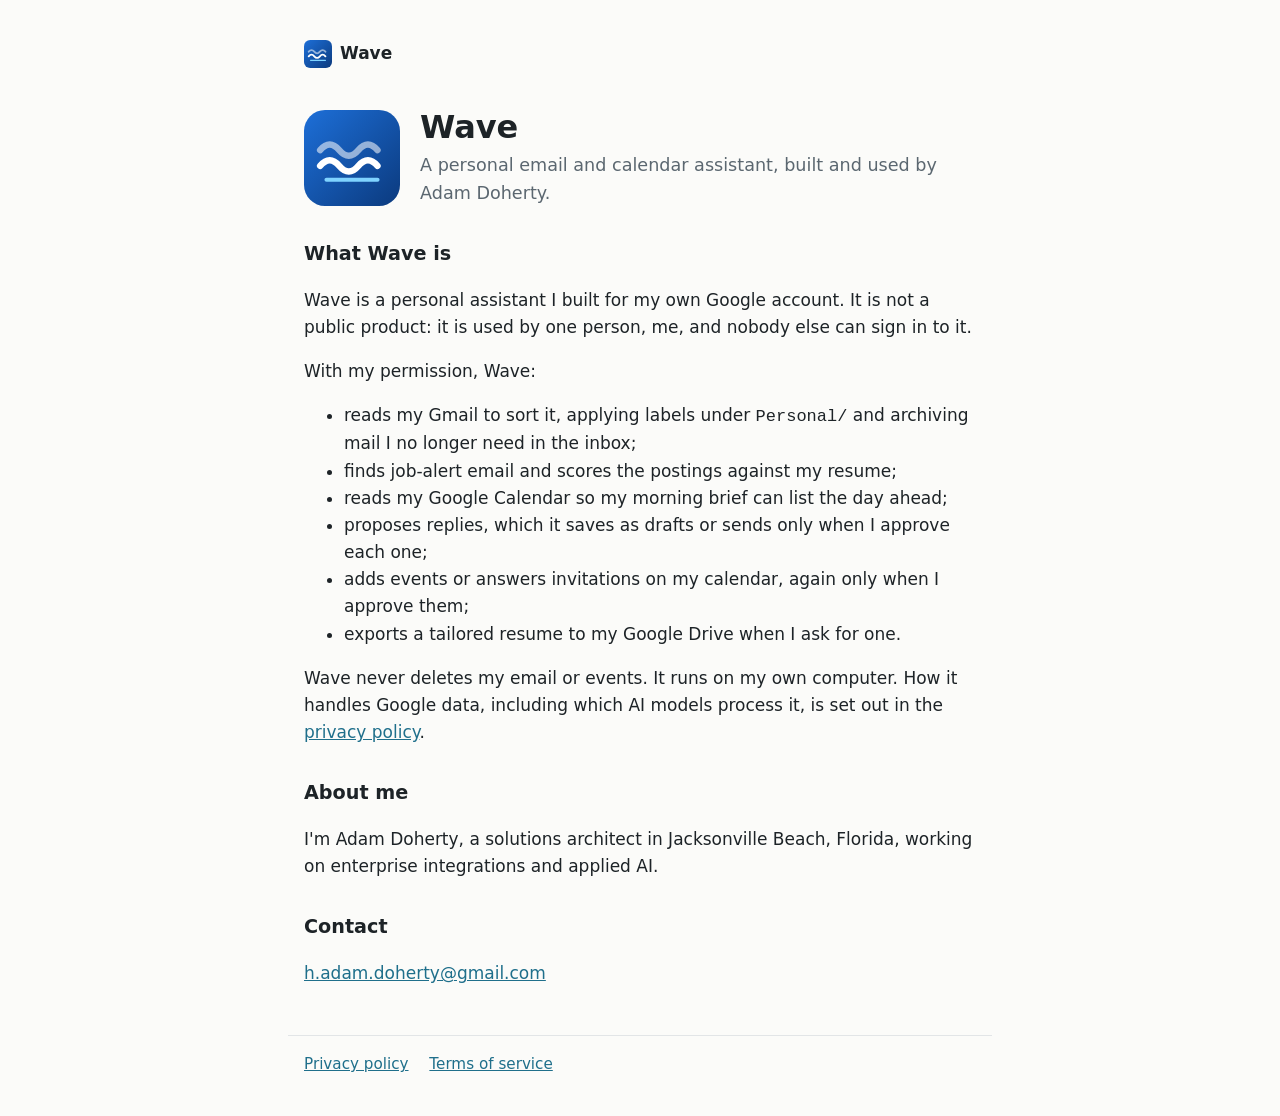
<file: index.html>
<!doctype html>
<html lang="en">
<head>
  <meta charset="utf-8">
  <meta name="viewport" content="width=device-width, initial-scale=1">
  <title>Wave, a personal assistant by Adam Doherty</title>
  <meta name="description" content="Wave is Adam Doherty's personal email and calendar assistant for his own Google account.">
  <link rel="icon" type="image/png" href="/favicon.png">
  <link rel="stylesheet" href="/style.css">
</head>
<body>
  <header><a class="home" href="/"><img src="/img/wave-logo.svg" alt="" width="28" height="28">Wave</a></header>
  <main>
    <div class="brand">
      <img src="/img/wave-logo.svg" alt="Wave logo" width="96" height="96">
      <div>
        <h1>Wave</h1>
        <p class="lede">A personal email and calendar assistant, built and used by Adam Doherty.</p>
      </div>
    </div>

    <h2>What Wave is</h2>
    <p>Wave is a personal assistant I built for my own Google account. It is not a public product: it is used by one person, me, and nobody else can sign in to it.</p>
    <p>With my permission, Wave:</p>
    <ul>
      <li>reads my Gmail to sort it, applying labels under <code>Personal/</code> and archiving mail I no longer need in the inbox;</li>
      <li>finds job-alert email and scores the postings against my resume;</li>
      <li>reads my Google Calendar so my morning brief can list the day ahead;</li>
      <li>proposes replies, which it saves as drafts or sends only when I approve each one;</li>
      <li>adds events or answers invitations on my calendar, again only when I approve them;</li>
      <li>exports a tailored resume to my Google Drive when I ask for one.</li>
    </ul>
    <p>Wave never deletes my email or events. It runs on my own computer. How it handles Google data, including which AI models process it, is set out in the <a href="/privacy.html">privacy policy</a>.</p>

    <h2>About me</h2>
    <p>I'm Adam Doherty, a solutions architect in Jacksonville Beach, Florida, working on enterprise integrations and applied AI.</p>

    <h2>Contact</h2>
    <p><a href="mailto:h.adam.doherty@gmail.com">h.adam.doherty@gmail.com</a></p>
  </main>
  <footer>
    <a href="/privacy.html">Privacy policy</a>
    <a href="/terms.html">Terms of service</a>
  </footer>
</body>
</html>
</file>
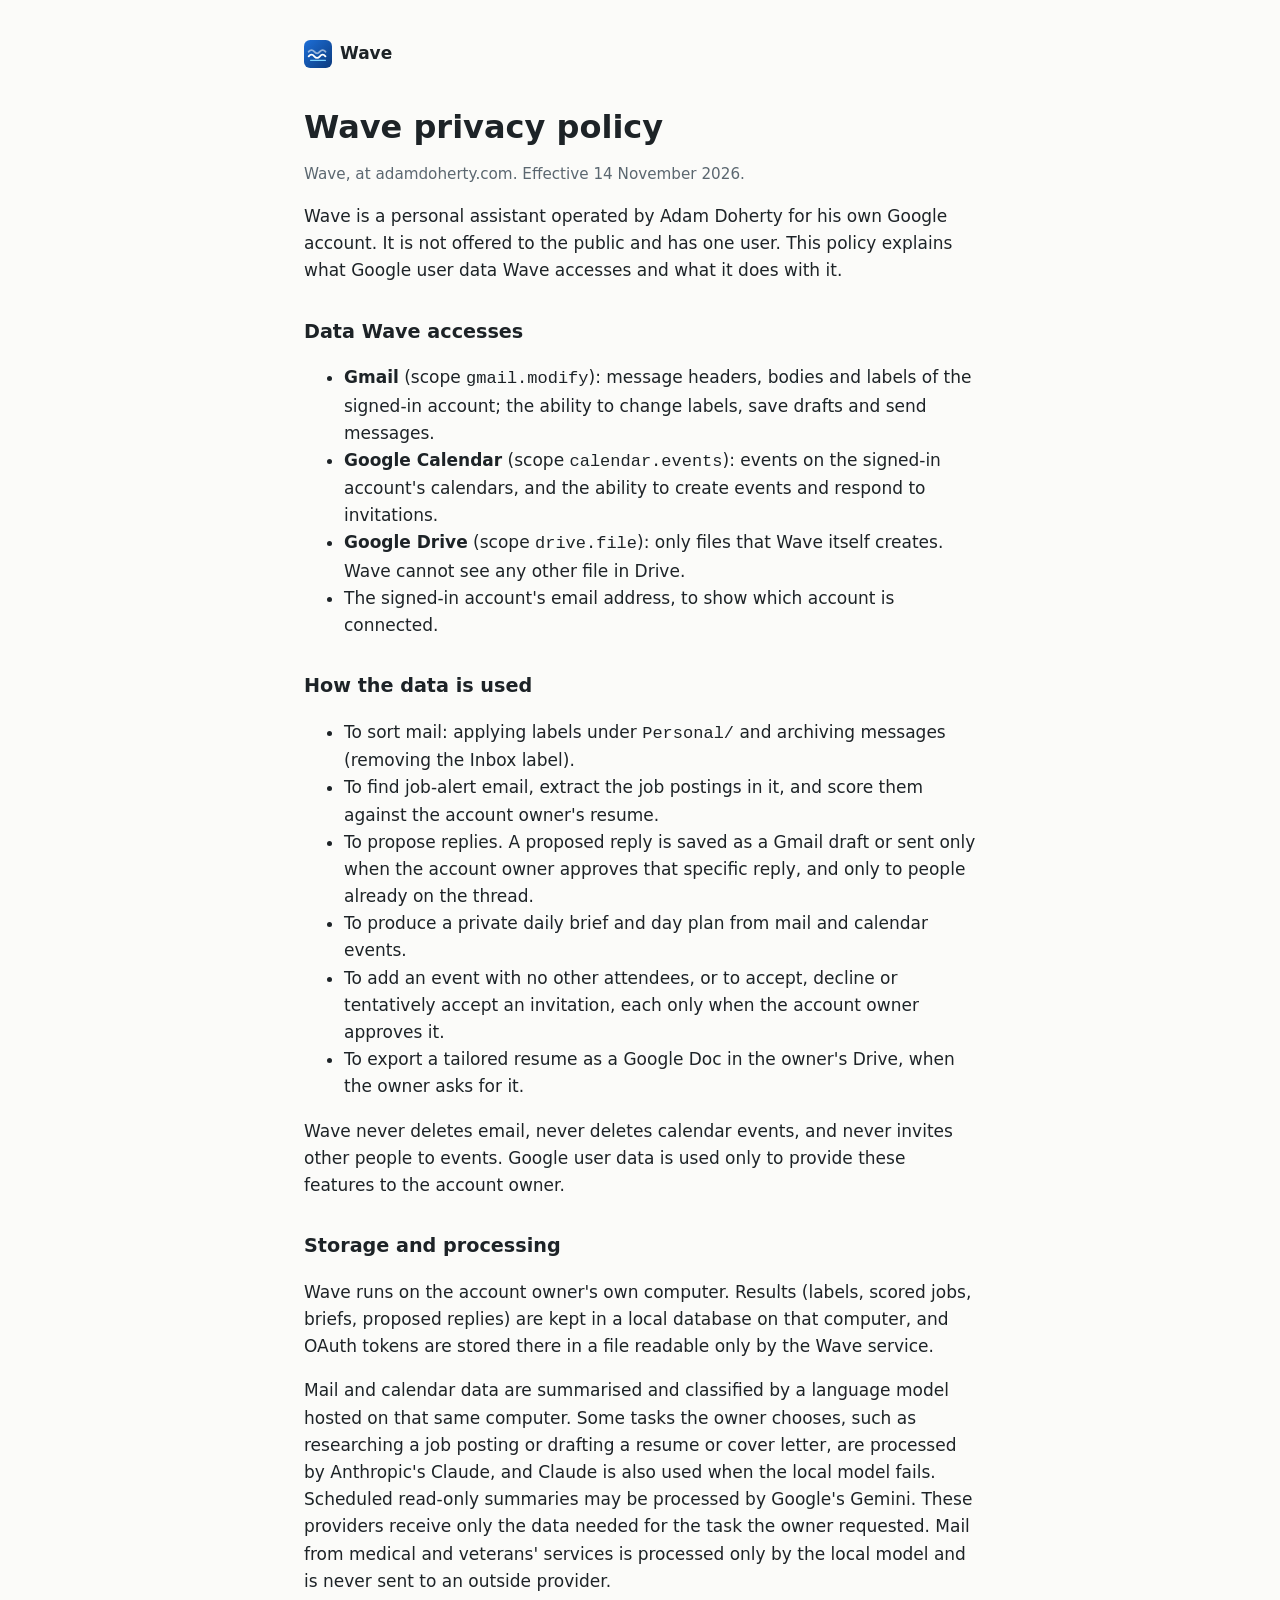
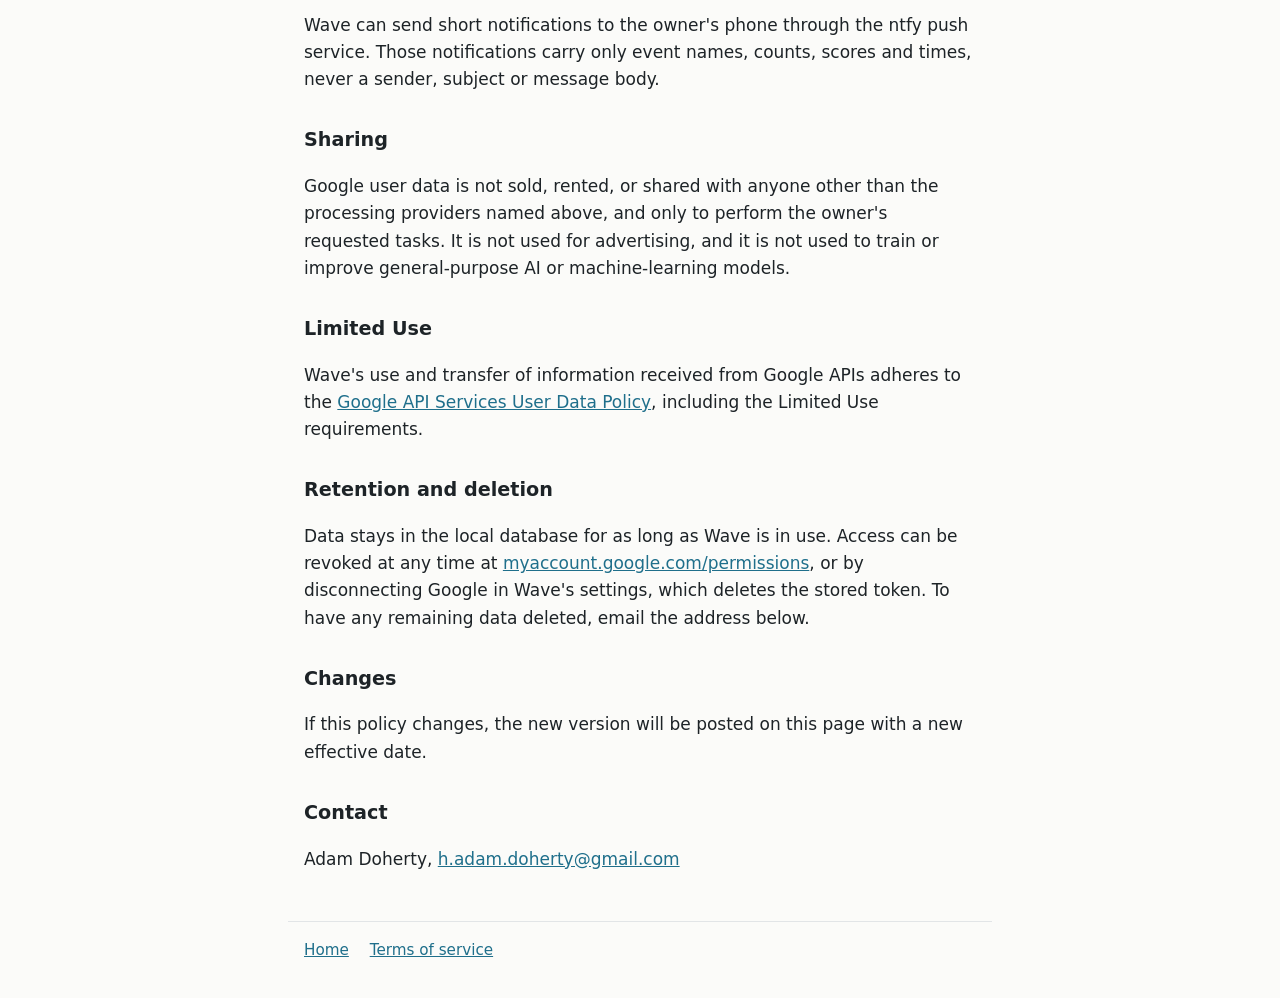
<file: privacy.html>
<!doctype html>
<html lang="en">
<head>
  <meta charset="utf-8">
  <meta name="viewport" content="width=device-width, initial-scale=1">
  <title>Wave Privacy Policy</title>
  <meta name="description" content="How Wave, Adam Doherty's personal assistant, accesses, uses, stores and shares Google user data.">
  <link rel="icon" type="image/png" href="/favicon.png">
  <link rel="stylesheet" href="/style.css">
</head>
<body>
  <header><a class="home" href="/"><img src="/img/wave-logo.svg" alt="" width="28" height="28">Wave</a></header>
  <main>
    <h1>Wave privacy policy</h1>
    <p class="meta">Wave, at adamdoherty.com. Effective 14 November 2026.</p>

    <p>Wave is a personal assistant operated by Adam Doherty for his own Google account. It is not offered to the public and has one user. This policy explains what Google user data Wave accesses and what it does with it.</p>

    <h2>Data Wave accesses</h2>
    <ul>
      <li><strong>Gmail</strong> (scope <code>gmail.modify</code>): message headers, bodies and labels of the signed-in account; the ability to change labels, save drafts and send messages.</li>
      <li><strong>Google Calendar</strong> (scope <code>calendar.events</code>): events on the signed-in account's calendars, and the ability to create events and respond to invitations.</li>
      <li><strong>Google Drive</strong> (scope <code>drive.file</code>): only files that Wave itself creates. Wave cannot see any other file in Drive.</li>
      <li>The signed-in account's email address, to show which account is connected.</li>
    </ul>

    <h2>How the data is used</h2>
    <ul>
      <li>To sort mail: applying labels under <code>Personal/</code> and archiving messages (removing the Inbox label).</li>
      <li>To find job-alert email, extract the job postings in it, and score them against the account owner's resume.</li>
      <li>To propose replies. A proposed reply is saved as a Gmail draft or sent only when the account owner approves that specific reply, and only to people already on the thread.</li>
      <li>To produce a private daily brief and day plan from mail and calendar events.</li>
      <li>To add an event with no other attendees, or to accept, decline or tentatively accept an invitation, each only when the account owner approves it.</li>
      <li>To export a tailored resume as a Google Doc in the owner's Drive, when the owner asks for it.</li>
    </ul>
    <p>Wave never deletes email, never deletes calendar events, and never invites other people to events. Google user data is used only to provide these features to the account owner.</p>

    <h2>Storage and processing</h2>
    <p>Wave runs on the account owner's own computer. Results (labels, scored jobs, briefs, proposed replies) are kept in a local database on that computer, and OAuth tokens are stored there in a file readable only by the Wave service.</p>
    <p>Mail and calendar data are summarised and classified by a language model hosted on that same computer. Some tasks the owner chooses, such as researching a job posting or drafting a resume or cover letter, are processed by Anthropic's Claude, and Claude is also used when the local model fails. Scheduled read-only summaries may be processed by Google's Gemini. These providers receive only the data needed for the task the owner requested. Mail from medical and veterans' services is processed only by the local model and is never sent to an outside provider.</p>
    <p>Wave can send short notifications to the owner's phone through the ntfy push service. Those notifications carry only event names, counts, scores and times, never a sender, subject or message body.</p>

    <h2>Sharing</h2>
    <p>Google user data is not sold, rented, or shared with anyone other than the processing providers named above, and only to perform the owner's requested tasks. It is not used for advertising, and it is not used to train or improve general-purpose AI or machine-learning models.</p>

    <h2>Limited Use</h2>
    <p>Wave's use and transfer of information received from Google APIs adheres to the <a href="https://developers.google.com/terms/api-services-user-data-policy">Google API Services User Data Policy</a>, including the Limited Use requirements.</p>

    <h2>Retention and deletion</h2>
    <p>Data stays in the local database for as long as Wave is in use. Access can be revoked at any time at <a href="https://myaccount.google.com/permissions">myaccount.google.com/permissions</a>, or by disconnecting Google in Wave's settings, which deletes the stored token. To have any remaining data deleted, email the address below.</p>

    <h2>Changes</h2>
    <p>If this policy changes, the new version will be posted on this page with a new effective date.</p>

    <h2>Contact</h2>
    <p>Adam Doherty, <a href="mailto:h.adam.doherty@gmail.com">h.adam.doherty@gmail.com</a></p>
  </main>
  <footer>
    <a href="/">Home</a>
    <a href="/terms.html">Terms of service</a>
  </footer>
</body>
</html>
</file>
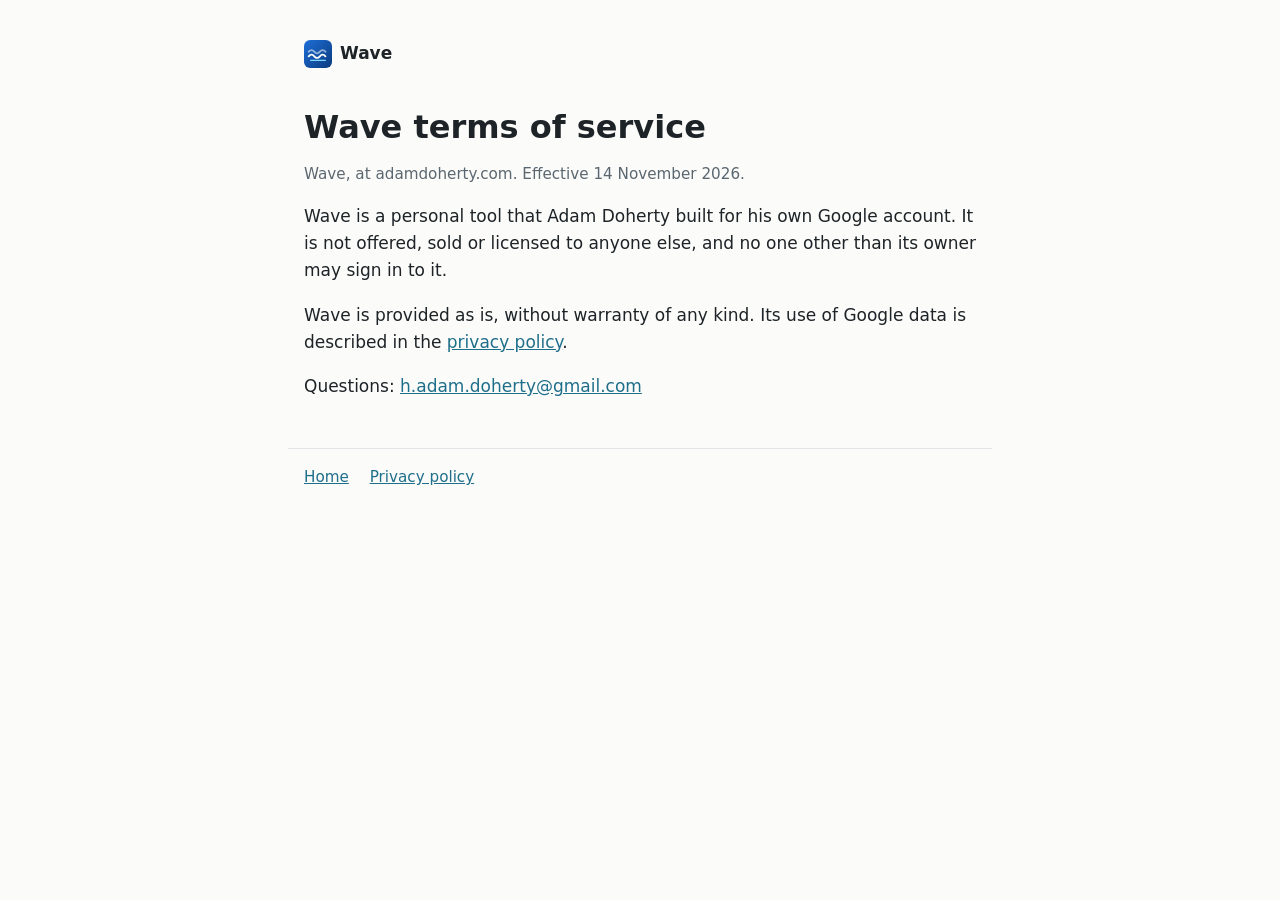
<file: terms.html>
<!doctype html>
<html lang="en">
<head>
  <meta charset="utf-8">
  <meta name="viewport" content="width=device-width, initial-scale=1">
  <title>Wave Terms of Service</title>
  <meta name="description" content="Terms of service for Wave, Adam Doherty's personal assistant.">
  <link rel="icon" type="image/png" href="/favicon.png">
  <link rel="stylesheet" href="/style.css">
</head>
<body>
  <header><a class="home" href="/"><img src="/img/wave-logo.svg" alt="" width="28" height="28">Wave</a></header>
  <main>
    <h1>Wave terms of service</h1>
    <p class="meta">Wave, at adamdoherty.com. Effective 14 November 2026.</p>

    <p>Wave is a personal tool that Adam Doherty built for his own Google account. It is not offered, sold or licensed to anyone else, and no one other than its owner may sign in to it.</p>
    <p>Wave is provided as is, without warranty of any kind. Its use of Google data is described in the <a href="/privacy.html">privacy policy</a>.</p>
    <p>Questions: <a href="mailto:h.adam.doherty@gmail.com">h.adam.doherty@gmail.com</a></p>
  </main>
  <footer>
    <a href="/">Home</a>
    <a href="/privacy.html">Privacy policy</a>
  </footer>
</body>
</html>
</file>
<file: style.css>
:root {
  --bg: #fbfbf9;
  --fg: #1d2327;
  --muted: #5b6770;
  --rule: #e2e5e7;
  --accent: #1f6f8b;
}
@media (prefers-color-scheme: dark) {
  :root {
    --bg: #14191c;
    --fg: #e6eaec;
    --muted: #9aa6ad;
    --rule: #2a3236;
    --accent: #6cc4e0;
  }
}
* { box-sizing: border-box; }
body {
  margin: 0;
  background: var(--bg);
  color: var(--fg);
  font: 17px/1.6 system-ui, -apple-system, "Segoe UI", Roboto, sans-serif;
}
main, header, footer { max-width: 44rem; margin: 0 auto; padding: 0 1rem; }
header { padding-top: 2.5rem; }
header a.home { color: var(--fg); font-weight: 600; text-decoration: none; }
h1 { font-size: 2rem; line-height: 1.2; margin: 2rem 0 0.5rem; }
h2 { font-size: 1.2rem; margin: 2rem 0 0.5rem; }
p, li { color: var(--fg); }
.lede { color: var(--muted); font-size: 1.1rem; }
.meta { color: var(--muted); font-size: 0.95rem; }
a { color: var(--accent); }
footer {
  margin-top: 3rem;
  padding-top: 1rem;
  padding-bottom: 2.5rem;
  border-top: 1px solid var(--rule);
  color: var(--muted);
  font-size: 0.95rem;
}
footer a { margin-right: 1rem; }
header a.home { display: inline-flex; align-items: center; gap: 0.5rem; }
.brand { display: flex; align-items: center; gap: 1.25rem; margin-top: 2rem; }
.brand h1 { margin: 0; }
.brand .lede { margin: 0.25rem 0 0; }
</file>
